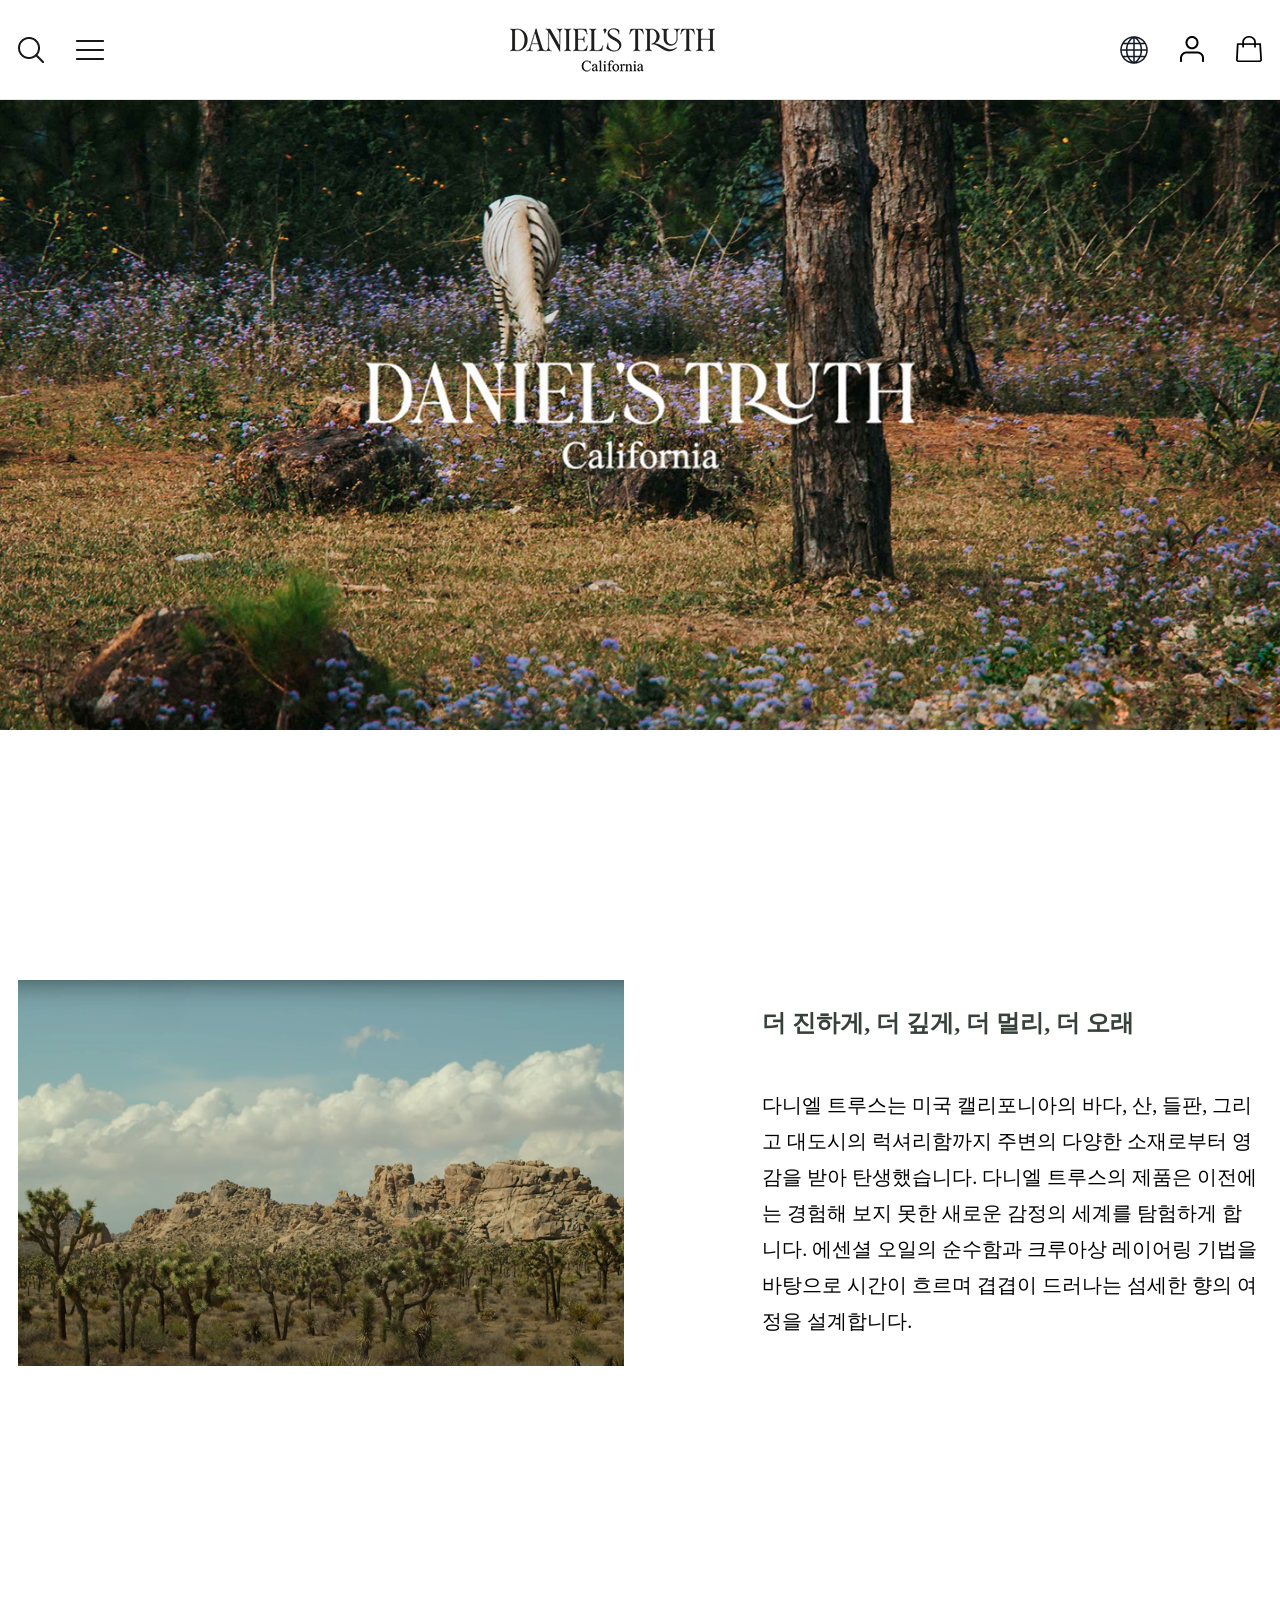
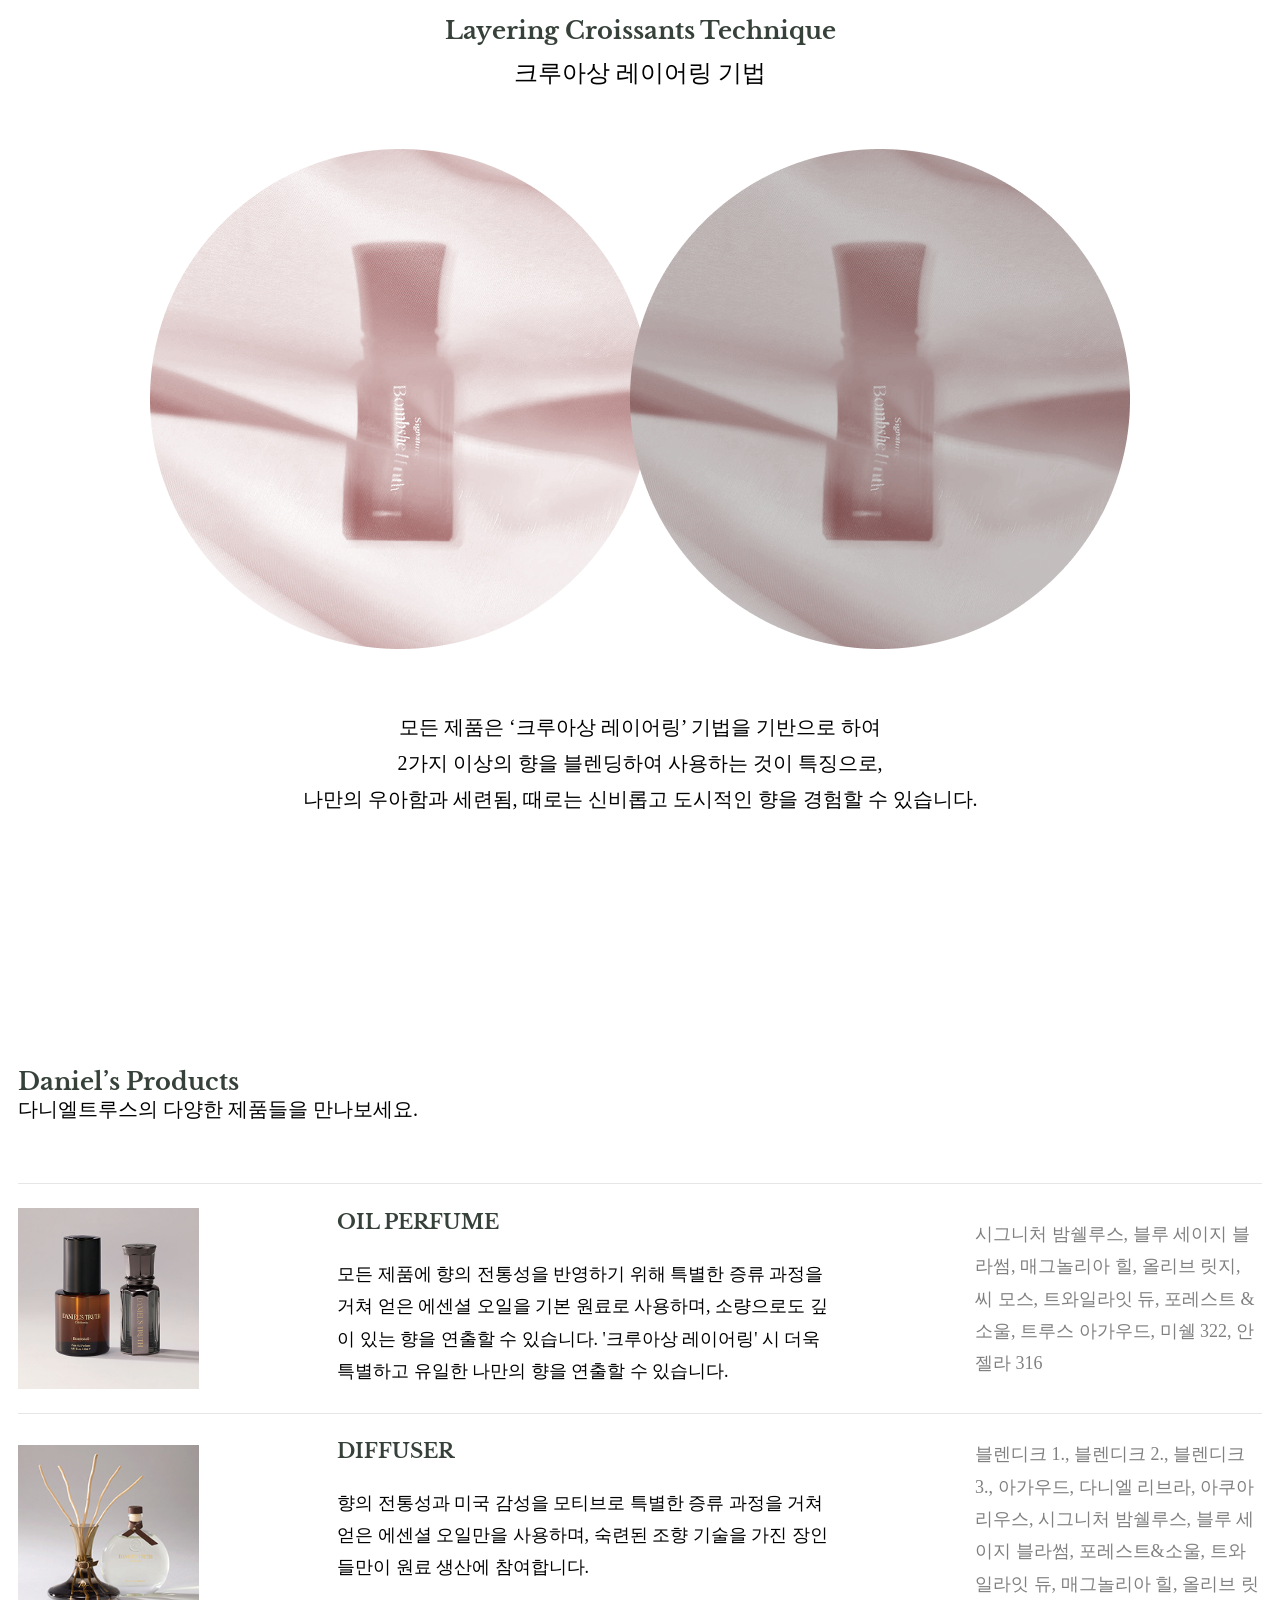
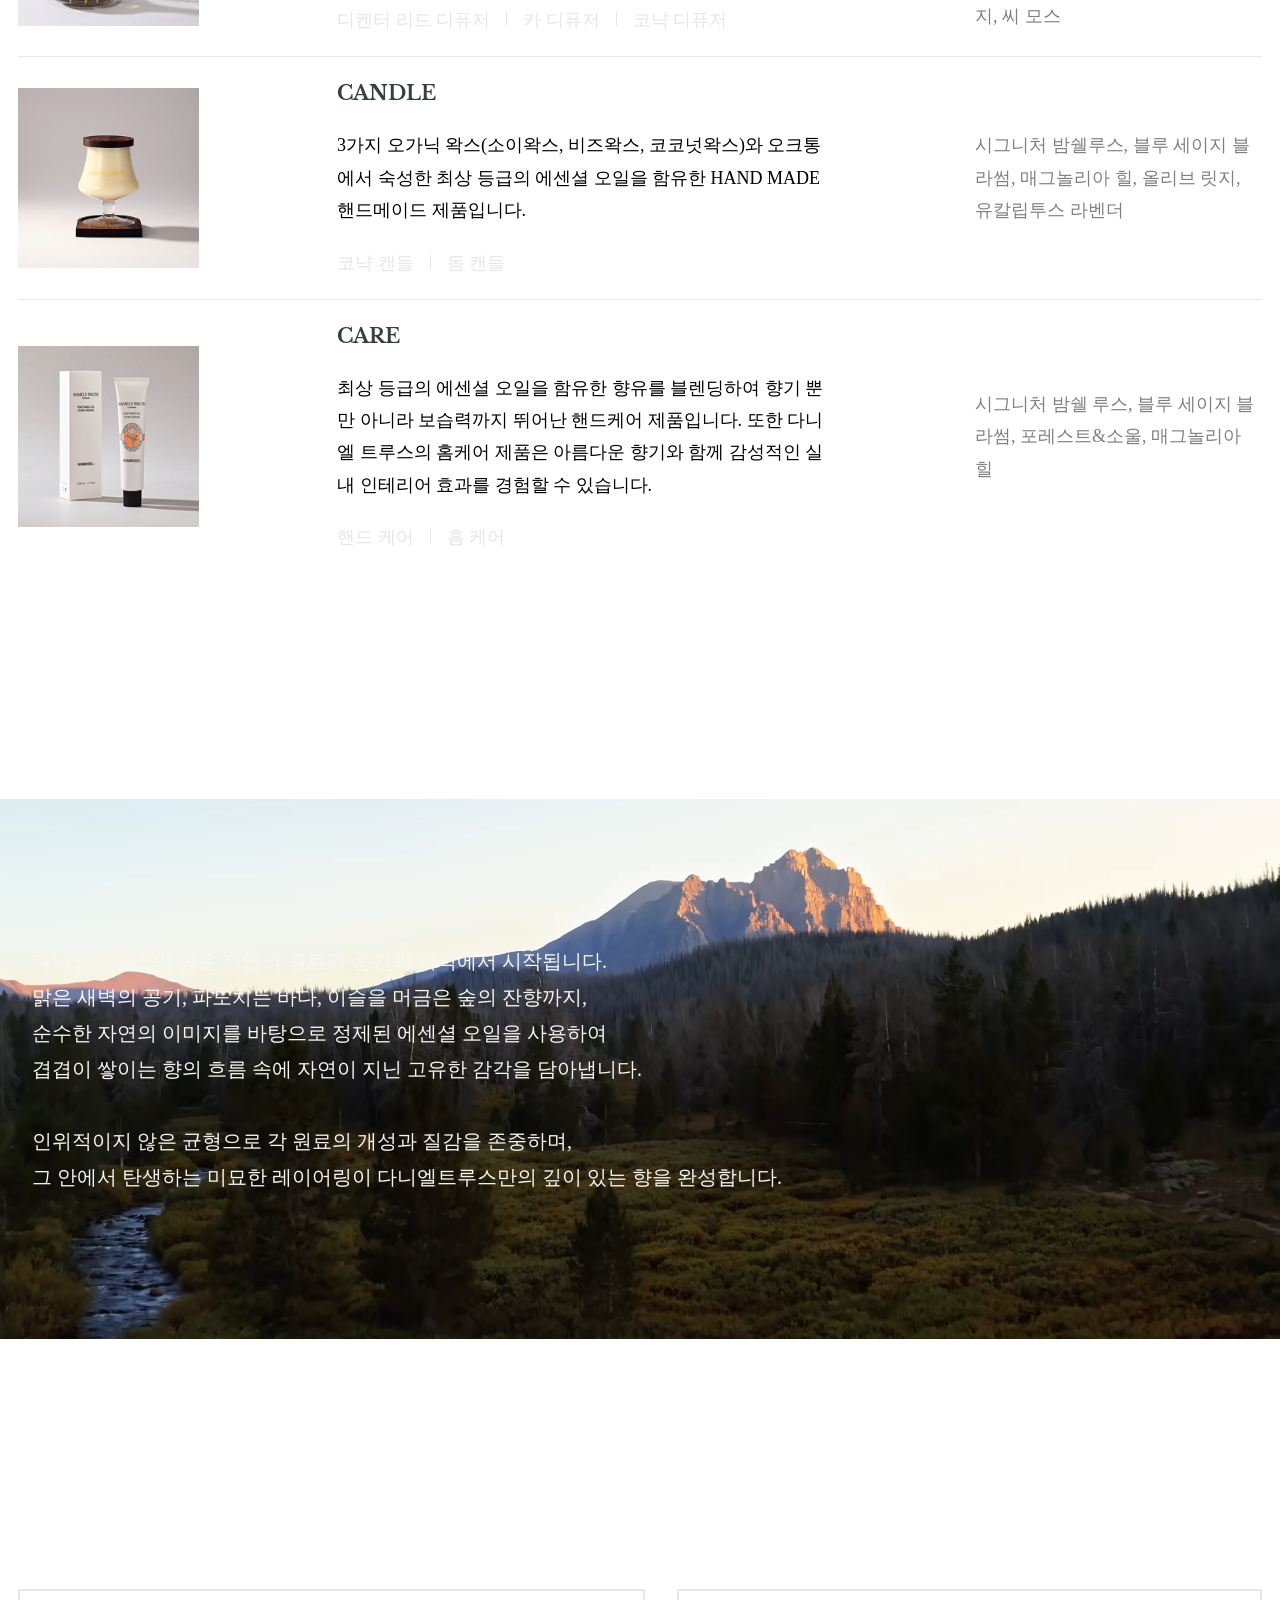
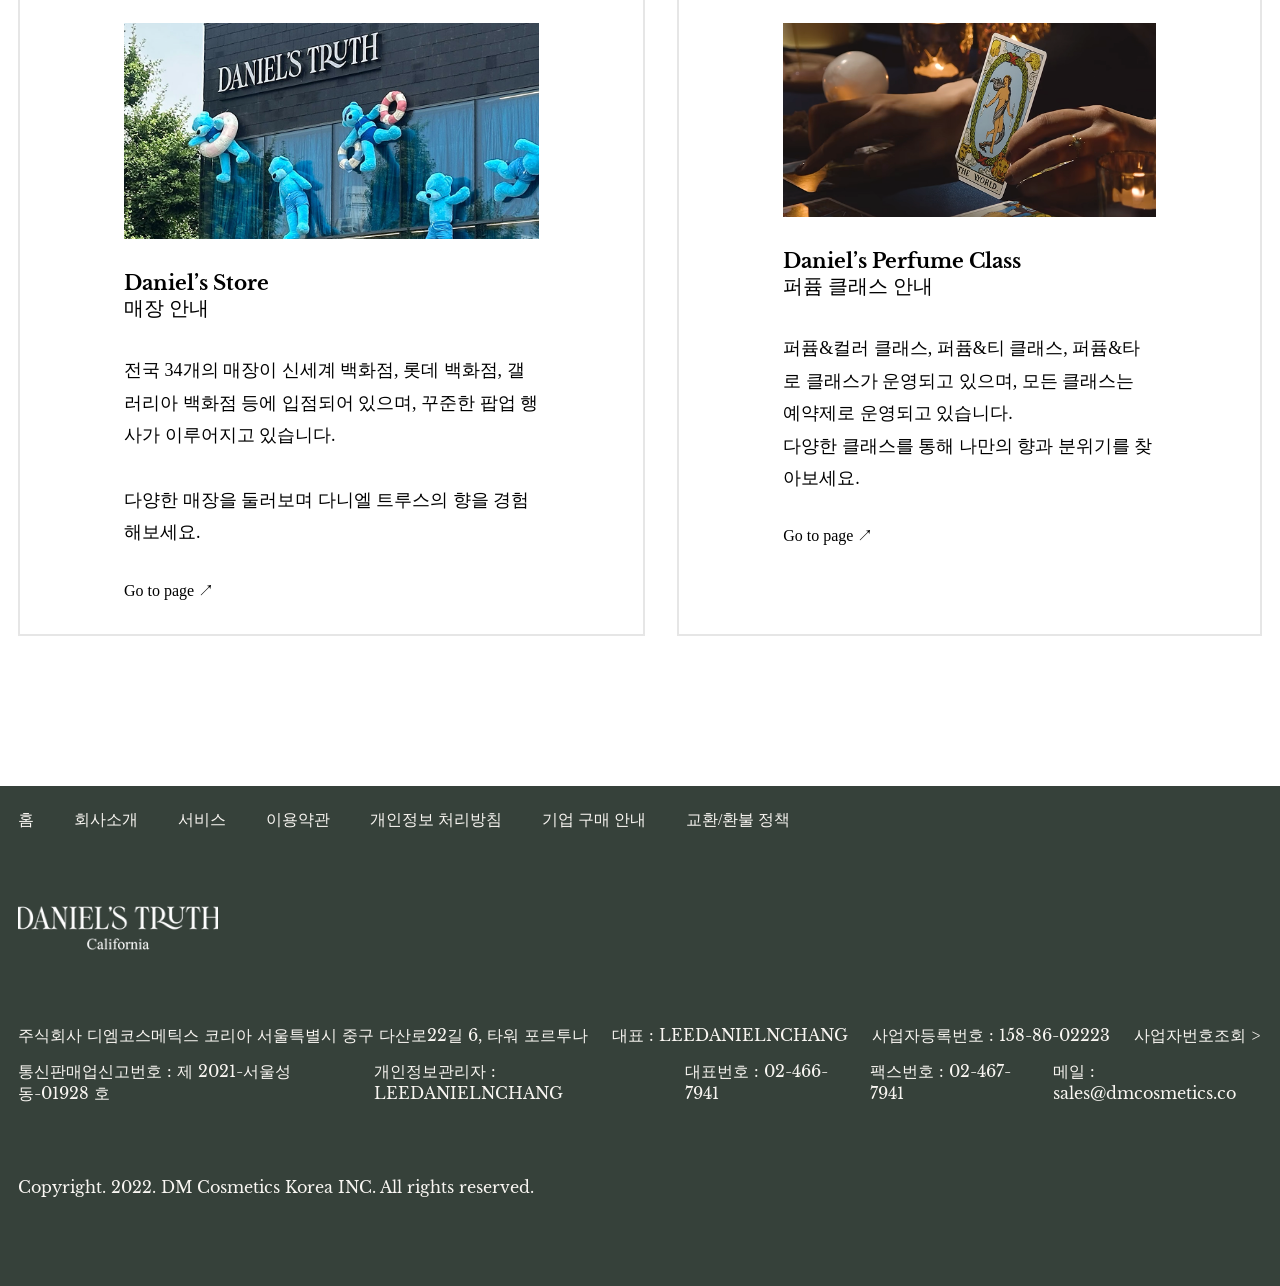
<file: sub/sub2.html>
<!DOCTYPE html>
<html lang="ko">

<head>
  <meta charset="UTF-8">
  <meta name="viewport" content="width=device-width, initial-scale=1.0">
  <title>sub2</title>
  <link rel="stylesheet" href="../css/sub2.css">
</head>

<body>
  <!-- header -->
  <header>
    <div class="header_i">
      <div class="header_left">
        <div class="left_icon">
          <img src="../img/src.png" alt="src">
          <img src="../img/ham.png" alt="ham">
        </div>
      </div>
      <div class="header_mid">
        <div class="logo">
          <a href="#">
            <img src="../img/logo copy.webp" alt="logo">
          </a>
        </div>
      </div>
      <div class="header_right">
        <div class="right_icon">
          <a href="#">
            <img src="../img/global.png" alt="global">
          </a>
          <a href="#">
            <img src="../img/user.png" alt="user">
          </a>
          <a href="#">
            <img src="../img/bag.png" alt="bag">
          </a>
        </div>
      </div>
    </div>
  </header>
  <!-- /header -->

  <!-- hero -->
  <div class="hero"></div>
  <!-- hero -->

  <!-- story -->
  <section class="story">
    <div class="story_i">
      <div class="story_img">
        <figure>
          <img src="../img/sub2/story.png" alt="story">
        </figure>
      </div>
      <div class="story_text">
        <h2>더 진하게, 더 깊게, 더 멀리, 더 오래</h2>
        <p>다니엘 트루스는 미국 캘리포니아의 바다, 산, 들판, 그리고 대도시의 럭셔리함까지 주변의 다양한 소재로부터 영감을 받아 탄생했습니다. 다니엘 트루스의 제품은 이전에는 경험해 보지 못한 새로운
          감정의 세계를 탐험하게 합니다. 에센셜 오일의 순수함과 크루아상 레이어링 기법을 바탕으로 시간이 흐르며 겹겹이 드러나는 섬세한 향의 여정을 설계합니다.</p>
      </div>
    </div>
  </section>
  <!-- /story -->

  <!-- croissants -->
  <section class="croissants">
    <div class="croissants_i">
      <div class="croissants_title">
        <p class="e">Layering Croissants Technique</p>
        <p class="k">크루아상 레이어링 기법</p>
      </div>
      <div class="croissants_img">
        <div class="img_left">
          <figure>
            <img src="../img/sub2/croissants1.png" alt="croissants1">
          </figure>
        </div>
        <div class="img_right">
          <figure>
            <img src="../img/sub2/croissants2.png" alt="croissants2">
          </figure>
        </div>
      </div>
      <div class="croissants_text">
        모든 제품은 ‘크루아상 레이어링’ 기법을 기반으로 하여<br>2가지 이상의 향을 블렌딩하여 사용하는 것이 특징으로,<br>나만의 우아함과 세련됨, 때로는 신비롭고 도시적인 향을 경험할 수 있습니다.
      </div>
    </div>
  </section>
  <!-- /croissants -->

  <!-- product -->
  <section class="product">
    <div class="product_i">
      <div class="product_title">
        <p class="e">Daniel’s Products</p>
        <p class="k">다니엘트루스의 다양한 제품들을 만나보세요.</p>
      </div>
      <div class="product_contents">
        <div class="box">
          <div class="img">
            <figure>
              <img src="../img/sub2/product1.png" alt="product1">
            </figure>
            <p>Perfume</p>
          </div>
          <div class="text">
            <div class="text_t">
              OIL PERFUME
            </div>
            <div class="text_m">
              모든 제품에 향의 전통성을 반영하기 위해 특별한 증류 과정을 거쳐 얻은 에센셜 오일을 기본 원료로 사용하며, 소량으로도 깊이 있는 향을 연출할 수 있습니다. '크루아상 레이어링' 시 더욱
              특별하고 유일한 나만의 향을 연출할 수 있습니다.
            </div>
          </div>
          <div class="per">
            시그니처 밤쉘루스, 블루 세이지 블라썸, 매그놀리아 힐, 올리브 릿지, 씨 모스, 트와일라잇 듀, 포레스트 & 소울, 트루스 아가우드, 미쉘 322, 안젤라 316
          </div>
        </div>
        <div class="box">
          <div class="img">
            <figure>
              <img src="../img/sub2/product2.png" alt="product2">
            </figure>
            <p>Diffuser</p>
          </div>
          <div class="text">
            <div class="text_t">
              DIFFUSER
            </div>
            <div class="text_m">
              향의 전통성과 미국 감성을 모티브로 특별한 증류 과정을 거쳐 얻은 에센셜 오일만을 사용하며, 숙련된 조향 기술을 가진 장인들만이 원료 생산에 참여합니다.
            </div>
            <div class="text_b">
              <ul>
                <li>디켄터 리드 디퓨저</li>
                <li>카 디퓨저</li>
                <li>코냑 디퓨저</li>
              </ul>
            </div>
          </div>
          <div class="per">
            블렌디크 1., 블렌디크 2., 블렌디크 3., 아가우드, 다니엘 리브라, 아쿠아리우스, 시그니처 밤쉘루스, 블루 세이지 블라썸, 포레스트&소울, 트와일라잇 듀, 매그놀리아 힐, 올리브 릿지,
            씨 모스
          </div>
        </div>
        <div class="box">
          <div class="img">
            <figure>
              <img src="../img/sub2/product3.png" alt="product3">
            </figure>
            <p>Candle</p>
          </div>
          <div class="text">
            <div class="text_t">
              CANDLE
            </div>
            <div class="text_m">
              3가지 오가닉 왁스(소이왁스, 비즈왁스, 코코넛왁스)와 오크통에서 숙성한 최상 등급의 에센셜 오일을 함유한 HAND MADE 핸드메이드 제품입니다.
            </div>
            <div class="text_b">
              <ul>
                <li>코냑 캔들</li>
                <li>돔 캔들</li>
              </ul>
            </div>
          </div>
          <div class="per">
            시그니처 밤쉘루스, 블루 세이지 블라썸, 매그놀리아 힐, 올리브 릿지, 유칼립투스 라벤더
          </div>
        </div>
        <div class="box">
          <div class="img">
            <figure>
              <img src="../img/sub2/product4.png" alt="product4">
            </figure>
            <p>Care</p>
          </div>
          <div class="text">
            <div class="text_t">
              CARE
            </div>
            <div class="text_m">
              최상 등급의 에센셜 오일을 함유한 향유를 블렌딩하여 향기 뿐만 아니라 보습력까지 뛰어난 핸드케어 제품입니다. 또한 다니엘 트루스의 홈케어 제품은 아름다운 향기와 함께 감성적인 실내 인테리어
              효과를 경험할 수 있습니다.
            </div>
            <div class="text_b">
              <ul>
                <li>핸드 케어</li>
                <li>홈 케어</li>
              </ul>
            </div>
          </div>
          <div class="per">
            시그니처 밤쉘 루스, 블루 세이지 블라썸, 포레스트&소울, 매그놀리아 힐
          </div>
        </div>
      </div>
    </div>
  </section>
  <!-- /product -->

  <!-- banner -->
  <section class="banner">
    <div class="banner_text">
      <p>다니엘트루스의 향은 자연의 원료와 순간의 기억에서 시작됩니다.
        <br>맑은 새벽의 공기, 파도치는 바다, 이슬을 머금은 숲의 잔향까지,
        <br>순수한 자연의 이미지를 바탕으로 정제된 에센셜 오일을 사용하여
        <br>겹겹이 쌓이는 향의 흐름 속에 자연이 지닌 고유한 감각을 담아냅니다.
        <br><br>
        인위적이지 않은 균형으로 각 원료의 개성과 질감을 존중하며,
        <br>그 안에서 탄생하는 미묘한 레이어링이 다니엘트루스만의 깊이 있는 향을 완성합니다.
      </p>
    </div>
  </section>
  <!-- /banner -->

  <!-- info -->
  <section class="info">
    <div class="info_i">
      <div class="info_left">
        <div class="box">
          <div class="box_img">
            <figure>
              <img src="../img/sub2/store.png" alt="store">
            </figure>
          </div>
          <div class="box_title">
            <p class="e">Daniel’s Store</p>
            <p class="k">매장 안내</p>
          </div>
          <div class="box_text">
            <p>전국 34개의 매장이 신세계 백화점, 롯데 백화점, 갤러리아 백화점 등에 입점되어 있으며, 꾸준한 팝업 행사가 이루어지고 있습니다.</p>
            <br>
            <p>다양한 매장을 둘러보며 다니엘 트루스의 향을 경험해보세요.</p>
          </div>
          <div class="box_btn">
            <a href="#">Go to page ↗</a>
          </div>
        </div>
      </div>
      <div class="info_right">
        <div class="box">
          <div class="box_img">
            <figure>
              <img src="../img/sub2/class.png" alt="class">
            </figure>
          </div>
          <div class="box_title">
            <p class="e">Daniel’s Perfume Class</p>
            <p class="k">퍼퓸 클래스 안내</p>
          </div>
          <div class="box_text">
            <p>퍼퓸&컬러 클래스, 퍼퓸&티 클래스, 퍼퓸&타로 클래스가 운영되고 있으며, 모든 클래스는 예약제로 운영되고 있습니다.</p>
            <p>다양한 클래스를 통해 나만의 향과 분위기를 찾아보세요.</p>
          </div>
          <div class="box_btn">
            <a href="#">Go to page ↗</a>
          </div>
        </div>
      </div>
    </div>
  </section>
  <!-- info -->

  <!-- footer -->
  <footer>
    <div class="footer_i">
      <div class="fmenu">
        <ul>
          <li><a href="#">홈</a></li>
          <li><a href="#">회사소개</a></li>
          <li><a href="#">서비스</a></li>
          <li><a href="#">이용약관</a></li>
          <li><a href="#">개인정보 처리방침</a></li>
          <li><a href="#">기업 구매 안내</a></li>
          <li><a href="#">교환/환불 정책</a></li>
        </ul>
      </div>
      <div class="flogo">
        <a href="#">
          <img src="../img/flogo.png" alt="flogo">
        </a>
      </div>
      <div class="finfo">
        <ul class="finfo_top">
          <li>주식회사 디엠코스메틱스 코리아 서울특별시 중구 다산로22길 6, 타워 포르투나</li>
          <li>대표 : LEEDANIELNCHANG</li>
          <li>사업자등록번호 : 158-86-02223</li>
          <li><a href="#">사업자번호조회 ></a></li>
        </ul>
        <ul class="finfo_btm">
          <li>통신판매업신고번호 : 제 2021-서울성동-01928 호</li>
          <li>개인정보관리자 : LEEDANIELNCHANG</li>
          <li>대표번호 : 02-466-7941</li>
          <li>팩스번호 : 02-467-7941</li>
          <li>메일 : sales@dmcosmetics.co</li>
        </ul>
      </div>
      <div class="copy">
        <p>Copyright. 2022. DM Cosmetics Korea INC. All rights reserved.</p>
        <span class="icon"><i class="fa-brands fa-instagram"></i></span>
      </div>
    </div>
  </footer>
  <!-- /footer -->
</body>

</html>
</file>
<file: css/sub2.css>
* {
  padding: 0;
  margin: 0;
  box-sizing: border-box;
}

a {
  text-decoration: none;
  color: inherit;
}

ul {
  list-style: none;
}

figure {
  width: fit-content;
  height: fit-content;
}

img {
  display: block;
  max-width: 100%;
}

@font-face {
  font-family: "Noto_Sans_KR", sans-serif;
  src: url("../font/Noto_Sans_KR/NotoSansKR-Thin.ttf");
  font-weight: 100;
  font-style: normal;
}

@font-face {
  font-family: "Noto_Sans_KR", sans-serif;
  src: url("../font/Noto_Sans_KR/NotoSansKR-Light.ttf");
  font-weight: 300;
  font-style: normal;
}

@font-face {
  font-family: "Noto_Sans_KR", sans-serif;
  src: url("../font/Noto_Sans_KR/NotoSansKR-Regular.ttf");
  font-weight: 400;
  font-style: normal;
}

@font-face {
  font-family: "Noto_Sans_KR", sans-serif;
  src: url("../font/Noto_Sans_KR/NotoSansKR-Medium.ttf");
  font-weight: 500;
  font-style: normal;
}

@font-face {
  font-family: "Noto_Sans_KR", sans-serif;
  src: url("../font/Noto_Sans_KR/NotoSansKR-Bold.ttf");
  font-weight: 700;
  font-style: normal;
}

@font-face {
  font-family: "Noto_Sans_KR", sans-serif;
  src: url("../font/Noto_Sans_KR/NotoSansKR-Black.ttf");
  font-weight: 900;
  font-style: normal;
}

@font-face {
  font-family: "Libre_Baskerville";
  src: url("../font/Libre_Baskerville/LibreBaskerville-Regular.ttf");
  font-weight: 400;
  font-style: normal;
}


@font-face {
  font-family: "Libre_Baskerville";
  src: url("../font/Libre_Baskerville/LibreBaskerville-Bold.ttf");
  font-weight: 700;
  font-style: normal;
}

body {
  font-family: "Noto_Sans_KR";
  font-weight: 400;
  color: #000;
}

/* header */
header {
  width: 100%;
  height: 100px;
  padding: 0 18px;
  border-bottom: 1px solid #E6E6E6;
  background-color: #fff;
  /* top: 0;
  left: 0;
  z-index: 999;
  background: rgba(255, 255, 255, 0.3);
  opacity: 0; */
}

/* header:hover{
  opacity: 1;
  background-color: #fff;
} */

header .header_i {
  max-width: 1600px;
  height: 100%;
  margin: auto;
  display: flex;
  justify-content: space-between;
  align-items: center;
}

header .header_i .header_left .left_icon {
  display: flex;
  gap: 32px;
  align-items: center;
  cursor: pointer;
}

header .header_i .header_left .left_icon p {
  display: flex;
  align-items: center;
  justify-content: center;
  font-size: 26px;
}

header .header_i .header_right .right_icon {
  display: flex;
  gap: 32px;
  cursor: pointer;
}

/* /header */

/* hero */
.hero {
  width: 100%;
  min-height: 70vh;
  background-image: url(../img/sub2/subhero.png);
  background-repeat: no-repeat;
  background-position: center;
  background-size: cover;
}

/* /hero */

/* story */
.story {
  width: 100%;
  padding: 0 18px;
  margin-top: 250px;
}

.story .story_i {
  max-width: 1600px;
  margin: auto;
  display: grid;
  grid-template-columns: repeat(12, 1fr);
  gap: 32px;
}

.story .story_i .story_img {
  grid-column: 1/7;
  width: 100%;
  height: 100%;
}

.story .story_i .story_text {
  grid-column: 8/13;
  display: flex;
  flex-direction: column;
  gap: 48px;
  justify-content: center;
}

.story .story_i .story_text h2 {
  font-size: 24px;
  color: #36413A;
}

.story .story_i .story_text p {
  font-size: 20px;
  line-height: 1.8;
}

/* /story */

/* croissants */
.croissants {
  width: 100%;
  padding: 0 18px;
  margin-top: 250px;
}

.croissants .croissants_i {
  max-width: 1600px;
  margin: auto;
  display: flex;
  flex-direction: column;
  gap: 60px;
  align-items: center;
  text-align: center;
}

.croissants .croissants_i .croissants_title {
  display: flex;
  flex-direction: column;
  gap: 12px;
}

.croissants .croissants_i .croissants_title .e {
  font-family: "Libre_Baskerville";
  font-weight: 700;
  font-size: 24px;
  color: #36413A;
}

.croissants .croissants_i .croissants_title .k {
  font-size: 24px;
  font-weight: 500;
}

.croissants .croissants_i .croissants_img {
  display: flex;
  justify-content: center;
}

.croissants .croissants_i .croissants_img .img_left {
  position: relative;
  left: 10px;
}

.croissants .croissants_i .croissants_img .img_right {
  position: relative;
  left: -10px;
}

.croissants .croissants_i .croissants_text {
  font-size: 20px;
  line-height: 1.8;
}

/* /croissants */

/* product */
.product {
  width: 100%;
  padding: 0 18px;
  margin-top: 250px;
}

.product .product_i {
  max-width: 1600px;
  margin: auto;
}

.product .product_i .product_title {
  display: flex;
  flex-direction: column;
}

.product .product_i .product_title .e {
  font-family: "Libre_Baskerville";
  font-weight: 700;
  font-size: 24px;
  color: #36413A;
}

.product .product_i .product_title .k {
  font-size: 20px;
}

.product .product_i .product_contents {
  width: 100%;
  margin-top: 60px;
  display: flex;
  flex-direction: column;
  gap: 24px;
}

.product .product_i .product_contents .box {
  display: grid;
  grid-template-columns: repeat(12, 1fr);
  gap: 32px;
  border-top: 1px solid #E6E6E6;
  padding-top: 24px;
  align-items: center;
}

.product .product_i .product_contents .box .img {
  grid-column: 1/3;
  position: relative;
  cursor: pointer;
}

.product .product_i .product_contents .box .img p {
  font-family: "Libre_Baskerville";
  font-weight: 700;
  font-size: 20px;
  color: #fff;
  position: absolute;
  top: 50%;
  left: 50%;
  transform: translate(-50%, -50%);
  opacity: 0;
}

.product .product_i .product_contents .box .img:hover>p {
  opacity: 1;
}

.product .product_i .product_contents .box .text {
  grid-column: 4/9;
  display: flex;
  flex-direction: column;
  gap: 24px;
}

.product .product_i .product_contents .box .text .text_t {
  font-size: 20px;
  font-family: "Libre_Baskerville";
  font-weight: 700;
  color: #36413A;
}

.product .product_i .product_contents .box .text .text_m {
  font-size: 18px;
  line-height: 1.8;
}

.product .product_i .product_contents .box .text .text_b ul {
  display: flex;
  gap: 16px;
}

.product .product_i .product_contents .box .text .text_b ul li {
  font-size: 18px;
  color: #E6E6E6;
  cursor: pointer;
}

.product .product_i .product_contents .box .text .text_b ul li:not(:last-child)::after {
  content: '';
  display: inline-block;
  width: 1px;
  height: 14px;
  background-color: #E6E6E6;
  margin-left: 16px;
}

.product .product_i .product_contents .box .text .text_b ul li:hover {
  color: #808080;
}

.product .product_i .product_contents .box .per {
  grid-column: 10/13;
  font-size: 18px;
  color: #808080;
  line-height: 1.8;
}

/* /product */

/* banner */
.banner {
  width: 100%;
  padding: 0 32px;
  margin-top: 250px;
  min-height: 60vh;
  background-image: url(../img/sub2/banner.png);
  background-position: center;
  background-repeat: no-repeat;
  background-size: cover;
  display: flex;
  align-items: center;
}

.banner .banner_text {
  font-size: 20px;
  color: #F9F6F2;
  line-height: 1.8;
}

/* /banner */

/* info */
.info {
  width: 100%;
  padding: 0 18px;
  margin-top: 250px;
}

.info .info_i {
  max-width: 1600px;
  margin: auto;
  display: grid;
  grid-template-columns: repeat(12, 1fr);
  gap: 32px;
  display: flex;
}

.info .info_i .info_left {
  grid-column: 1/7;
  border: 2px solid #E6E6E6;
}

.info .info_i .info_left:hover {
  background-color: #36413A;
  color: #fff;
}

.info .info_i .info_left .box {
  padding: 32px 104px;
  display: flex;
  flex-direction: column;
  gap: 32px;
}

.info .info_i .info_left .box .box_title .e {
  font-family: "Libre_Baskerville";
  font-size: 20px;
  font-weight: 700;
}

.info .info_i .info_left .box .box_title .k {
  font-size: 20px;
  font-weight: 500;
}

.info .info_i .info_left .box .box_text {
  font-size: 18px;
  line-height: 1.8;
}

.info .info_i .info_right {
  grid-column: 9/13;
  border: 2px solid #E6E6E6;
}

.info .info_i .info_right:hover {
  background-color: #36413A;
  color: #fff;
}

.info .info_i .info_right .box {
  padding: 32px 104px;
  display: flex;
  flex-direction: column;
  gap: 32px;
}

.info .info_i .info_right .box .box_title .e {
  font-family: "Libre_Baskerville";
  font-size: 20px;
  font-weight: 700;
}

.info .info_i .info_right .box .box_title .k {
  font-size: 20px;
  font-weight: 500;
}

.info .info_i .info_right .box .box_text {
  font-size: 18px;
  line-height: 1.8;
}

/* /info */

/* footer */
footer {
  width: 100%;
  min-height: 500px;
  background-color: #36413A;
  padding: 24px 18px;
  margin-top: 150px;
}

footer .footer_i {
  max-width: 1600px;
  height: 100%;
  margin: auto;
  color: #F9F6F2;
  font-size: clamp(12px,1.5vw,16px);
  display: flex;
  flex-direction: column;
  gap: 72px;
  justify-content: center;
}

footer .footer_i .fmenu ul {
  display: flex;
  gap: 0 40px;
}

footer .footer_i .finfo {
  display: flex;
  flex-direction: column;
  gap: 14px 0;
  font-family: "Libre_Baskerville";
  font-weight: 400;
}

footer .footer_i .finfo .finfo_top {
  display: flex;
  gap: 24px;
  flex-basis: 100%;
}

footer .footer_i .finfo .finfo_btm {
  display: flex;
  gap: 24px;
  flex-basis: 100%;
}

footer .footer_i .copy {
  display: flex;
  justify-content: space-between;
}

footer .footer_i .copy p {
  font-family: "Libre_Baskerville";
  font-weight: 400;
}

footer .footer_i .copy .icon {
  font-size: clamp(26px,28px,32px);
  cursor: pointer;
}

/* /footer */

@media screen and (max-width:1024px) {
  header {
    height: 80px;
  }

  header .header_i {
    max-width: 864px;
    flex-direction: row-reverse;
  }

  header .header_i .logo {
    width: 160px;
    height: 40px;
  }

  header .header_i .header_right {
    display: none;
  }

  .hero {
    min-height: 30vh;
  }

  .story {
    margin-top: 200px;
  }

  .story .story_i {
    max-width: 864px;
    grid-template-columns: repeat(8, 1fr);
    gap: 16px;
  }

  .story .story_i .story_img {
    grid-column: 1/5;
  }

  .story .story_i .story_text {
    grid-column: 5/9;
    gap: 32px;
  }

  .story .story_i .story_text h2 {
    font-size: 20px;
  }

  .story .story_i .story_text p {
    font-size: 16px;
  }

  .croissants {
    margin-top: 200px;
  }

  .croissants .croissants_i {
    max-width: 864px;
    gap: 48px;
  }

  .croissants .croissants_i .croissants_title .e {
    font-size: 20px;
  }

  .croissants .croissants_i .croissants_title .k {
    font-size: 20px;
  }

  .croissants .croissants_i .croissants_text {
    font-size: 16px;
  }

  .product {
    margin-top: 200px;
  }

  .product .product_i {
    max-width: 864px;
  }

  .product .product_i .product_title .e {
    font-size: 20px;
  }

  .product .product_i .product_title .k {
    font-size: 16px;
  }

  .product .product_i .product_contents {
    margin-top: 48px;
  }

  .product .product_i .product_contents .box {
    grid-template-columns: repeat(8, 1fr);
    gap: 16px;
    display: flex;
  }

  .product .product_i .product_contents .box .img {
    grid-column: 1/4;
  }

  .product .product_i .product_contents .box .img p {
    font-size: 16px;
  }

  .product .product_i .product_contents .box .text {
    grid-column: 6/9;
    display: flex;
    flex-direction: column;
  }

  @media screen and (max-width:767px) {
    footer .footer_i .fmenu {
      display: none;
    }
  }
}
</file>
